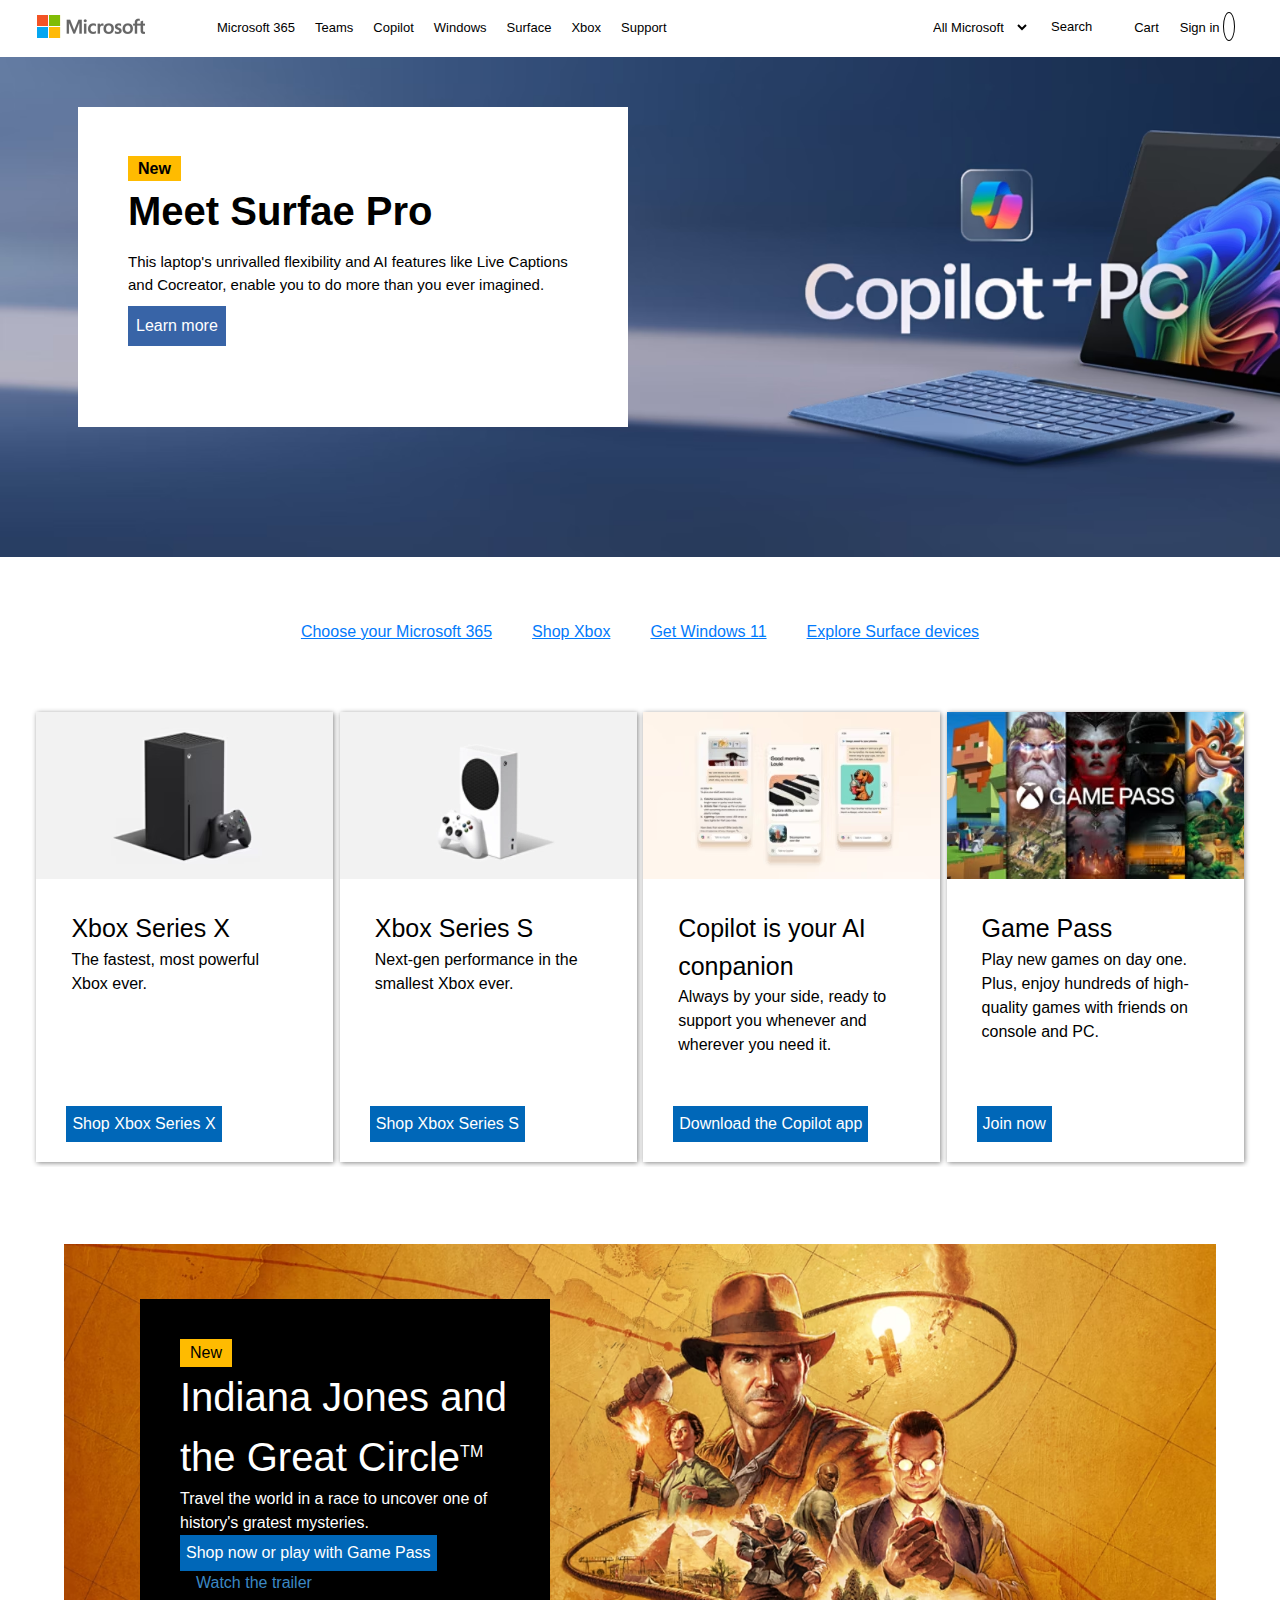
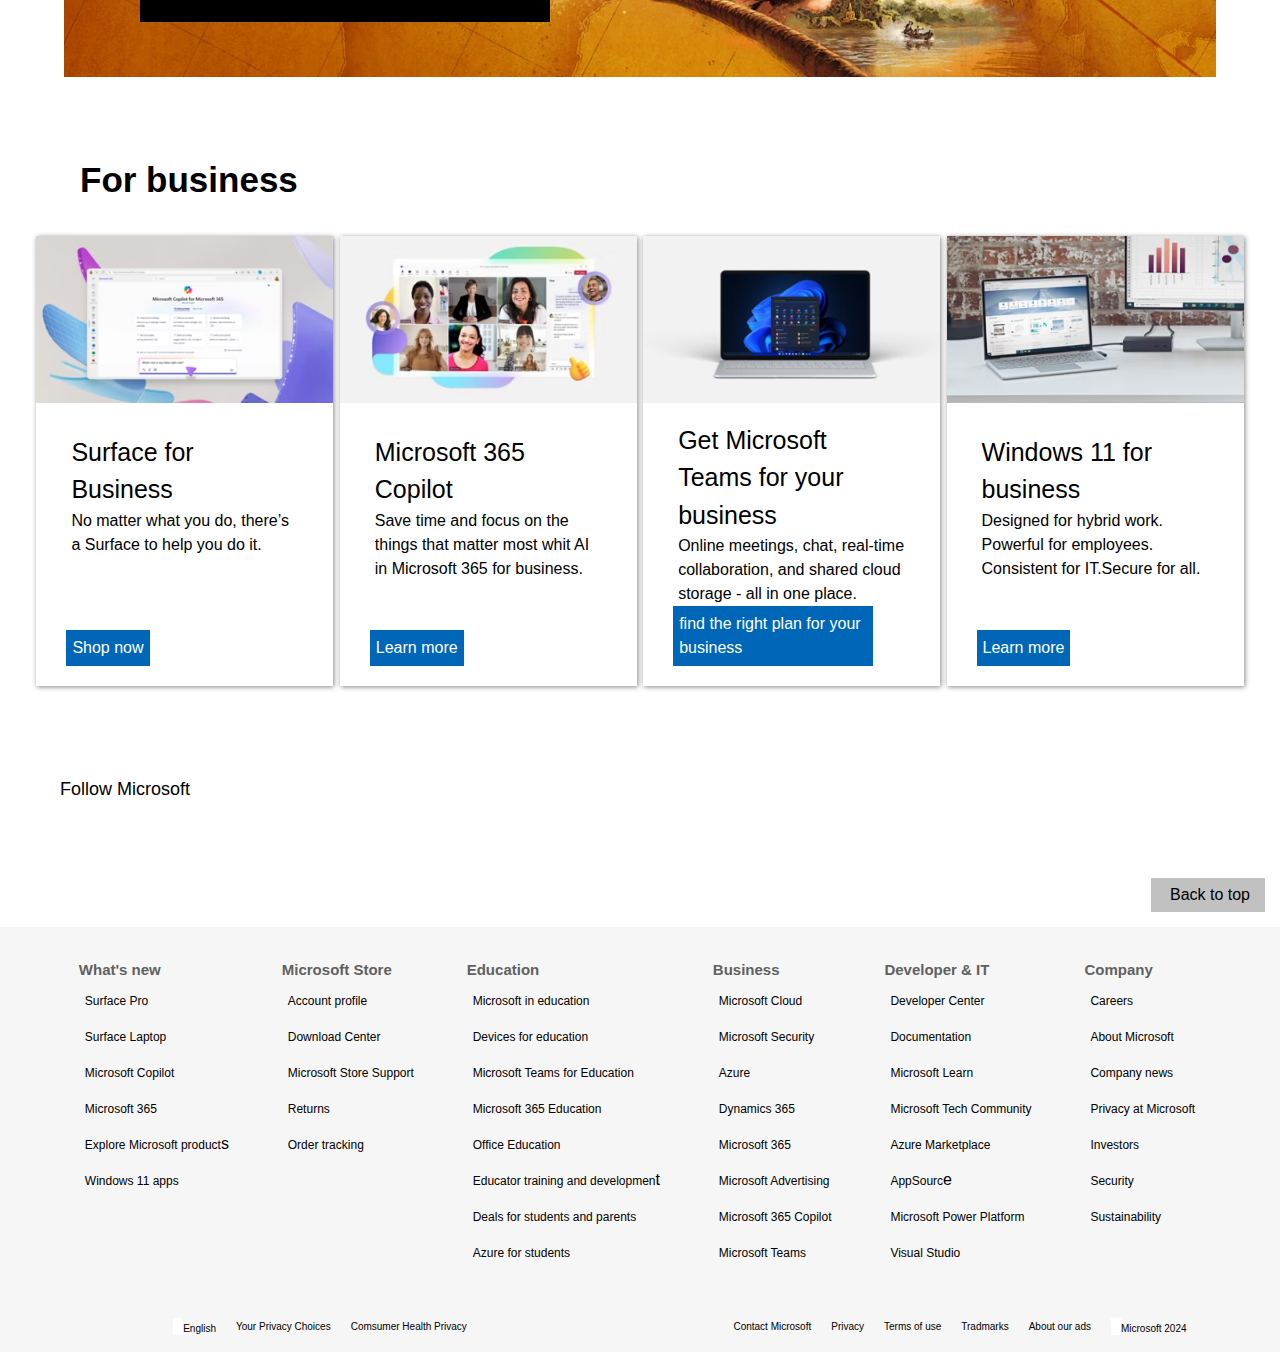
<file: index.html>
<!DOCTYPE html>
<html lang="en">
  <head>
    <meta charset="UTF-8" />
    <meta name="viewport" content="width=device-width, initial-scale=1.0" />
    <link rel="stylesheet" href="styles.css" />
    <link
      rel="stylesheet"
      href="https://cdnjs.cloudflare.com/ajax/libs/font-awesome/6.7.1/css/all.min.css"
      integrity="sha512-5Hs3dF2AEPkpNAR7UiOHba+lRSJNeM2ECkwxUIxC1Q/FLycGTbNapWXB4tP889k5T5Ju8fs4b1P5z/iB4nMfSQ=="
      crossorigin="anonymous"
      referrerpolicy="no-referrer"
    />
    <title>Microsoft-AI,Cloud,Productivity,Computing,Gaming & Apps</title>
    <link rel="icon" href="./pictures/favicon/favicon.ico" />
  </head>
  <body>
    <!-- Header -->
    <header>
      <div class="nav-panel">
        <div class="nav-left">
          <div class="nav-logo">
            <img
              src="./pictures/navbar/Microsoft-logo.png"
              alt="Microsoft logo"
            />
          </div>
          <div class="nav-menue">
            <ul class="menue">
              <li style="list-style-type: none">Microsoft 365</li>
              <li style="list-style-type: none">Teams</li>
              <li style="list-style-type: none">Copilot</li>
              <li style="list-style-type: none">Windows</li>
              <li style="list-style-type: none">Surface</li>
              <li style="list-style-type: none">Xbox</li>
              <li style="list-style-type: none">Support</li>
            </ul>
          </div>
        </div>
        <div class="nav-right">
          <div class="nav-selction">
            <select name="selection" id="selection">
              <option value="all">All Microsoft</option>
            </select>
          </div>

          <div class="nav-search">
            Search
            <i class="fa-solid fa-magnifying-glass"></i>
          </div>
          <div class="nav-cart">
            Cart<i class="fa-solid fa-cart-shopping"></i>
          </div>

          <div class="nav-signin">
            Sign in
            <i class="fa-solid fa-user-plus"></i>
          </div>
        </div>
      </div>
    </header>

    <!-- Hero section -->
    <div class="hero-section">
      <div class="hero-box">
        <h2>New</h2>
        <h1>Meet Surfae Pro</h1>
        <p>
          This laptop's unrivalled flexibility and AI features like Live
          Captions and Cocreator, enable you to do more than you ever imagined.
        </p>
        <button>Learn more</button>
      </div>
    </div>

    <!-- Hero section icons -->
    <div class="hero-icons">
      <div class="icon-1">
        <i class="fa-brands fa-microsoft"></i
        ><a href="">Choose your Microsoft 365</a>
      </div>
      <div class="icon-1">
        <i class="fa-brands fa-xbox"></i><a href="">Shop Xbox</a>
      </div>
      <div class="icon-1">
        <i class="fa-brands fa-microsoft"></i><a href="">Get Windows 11</a>
      </div>
      <div class="icon-1">
        <i class="fa-solid fa-tablet-screen-button"></i
        ><a href="">Explore Surface devices</a>
      </div>
    </div>

    <!-- Cards Section  1 -->
    <div class="cards">
      <div class="card-1">
        <img src="./pictures/Cards/Xbox-Series-X.avif" alt="" />
        <div class="card-content">
          <h1>Xbox Series X</h1>
          <p>The fastest, most powerful Xbox ever.</p>
        </div>
        <div class="card-bottom">
          <button>Shop Xbox Series X</button>
        </div>
      </div>

      <div class="card-1">
        <img src="./pictures/Cards/Xbox-Series-S-Evergreen.webp" alt="" />
        <div class="card-content">
          <h1>Xbox Series S</h1>
          <p>Next-gen performance in the smallest Xbox ever.</p>
        </div>
        <div class="card-bottom">
          <button>Shop Xbox Series S</button>
        </div>
      </div>
      <div class="card-1">
        <img src="./pictures/Cards/Copilot-Native-App.avif" alt="" />
        <div class="card-content">
          <h1>Copilot is your AI conpanion</h1>
          <p>
            Always by your side, ready to support you whenever and wherever you
            need it.
          </p>
        </div>
        <div class="card-bottom">
          <button>Download the Copilot app</button>
        </div>
      </div>
      <div class="card-1">
        <img src="./pictures/Cards/Content-Card-Game-Pass.avif" alt="" />
        <div class="card-content">
          <h1>Game Pass</h1>
          <p>
            Play new games on day one. Plus, enjoy hundreds of high-quality
            games with friends on console and PC.
          </p>
        </div>
        <div class="card-bottom">
          <button>Join now</button>
        </div>
      </div>
    </div>

    <!-- Mid-section -->
    <div class="mid">
      <img
        src="./pictures/Hero_mid/Highlight-Game-Indiana-Jones-Great-Circle_VP5-1596x600.avif"
        alt=""
      />
      <div class="mid-box">
        <h2>New</h2>
        <h1>Indiana Jones and the Great Circle<sup>TM</sup></h1>
        <p>
          Travel the world in a race to uncover one of history's gratest
          mysteries.
        </p>
        <button>Shop now or play with Game Pass</button>

        <a href="#"><i class="fa-solid fa-play"></i>Watch the trailer</a>
      </div>
    </div>

    <!-- card-section 2 -->
    <div class="business">
      <h1>For business</h1>
      <div class="cards-2">
        <div class="card-1">
          <img
            src="./pictures/Cards -2/Content-Card-Copilot-Commercial.avif"
            alt=""
          />
          <div class="card-content">
            <h1>Surface for Business</h1>
            <p>No matter what you do, there’s a Surface to help you do it.</p>
          </div>
          <div class="card-bottom">
            <button>Shop now</button>
          </div>
        </div>

        <div class="card-1">
          <img
            src="./pictures/Cards -2/Content-Card-Microsoft-Teams-Commercial-Meeting.avif"
            alt=""
          />
          <div class="card-content">
            <h1>Microsoft 365 Copilot</h1>
            <p>
              Save time and focus on the things that matter most whit AI in
              Microsoft 365 for business.
            </p>
          </div>
          <div class="card-bottom">
            <button>Learn more</button>
          </div>
        </div>
        <div class="card-1">
          <img
            src="./pictures/Cards -2/Content-Card-Windows-11-Business.jpeg"
            alt=""
          />
          <div class="card-content">
            <h1>Get Microsoft Teams for your business</h1>
            <p>
              Online meetings, chat, real-time collaboration, and shared cloud
              storage - all in one place.
            </p>
          </div>
          <div class="card-bottom">
            <button>find the right plan for your business</button>
          </div>
        </div>
        <div class="card-1">
          <img
            src="./pictures/Cards -2/gldn-Surf-CP-SurfaceFamilyForBusiness.avif"
            alt=""
          />
          <div class="card-content">
            <h1>Windows 11 for business</h1>
            <p>
              Designed for hybrid work. Powerful for employees. Consistent for
              IT.Secure for all.
            </p>
          </div>
          <div class="card-bottom">
            <button>Learn more</button>
          </div>
        </div>
      </div>
    </div>

    <!-- bottom section -->
    <div class="bottom-section">
      <p>Follow Microsoft</p>
      <i class="fa-brands fa-facebook-f"></i>
      <i class="fa-brands fa-x-twitter"></i>
      <i class="fa-brands fa-youtube"></i>
    </div>
    <div class="to-top">
      <button><i class="fa-solid fa-arrow-up-long"></i>Back to top</button>
    </div>

    <!-- foooter section -->
    <footer>
      <div class="foot">
        <p>What's new</p>
        <ul>
          <li><a href="#">Surface Pro</a></li>
          <li><a href="#">Surface Laptop</a></li>
          <li><a href="#">Microsoft Copilot</a></li>
          <li><a href="#">Microsoft 365</a></li>
          <li><a href="#">Explore Microsoft product</a>s</li>
          <li><a href="#">Windows 11 apps</a></li>
        </ul>
      </div>
      <div class="foot">
        <p>Microsoft Store</p>
        <ul>
          <li><a href="#">Account profile</a></li>
          <li><a href="#">Download Center</a></li>
          <li><a href="#">Microsoft Store Support</a></li>
          <li><a href="#">Returns</a></li>
          <li><a href="#">Order tracking</a></li>
        </ul>
      </div>
      <div class="foot">
        <p>Education</p>
        <ul>
          <li><a href="#">Microsoft in education</a></li>
          <li><a href="#">Devices for education</a></li>
          <li><a href="#">Microsoft Teams for Education</a></li>
          <li><a href="#">Microsoft 365 Education</a></li>
          <li><a href="#">Office Education</a></li>
          <li><a href="#">Educator training and developmen</a>t</li>
          <li><a href="#">Deals for students and parents</a></li>
          <li><a href="#">Azure for students</a></li>
        </ul>
      </div>

      <div class="foot">
        <p>Business</p>
        <ul>
          <li><a href="#">Microsoft Cloud</a></li>
          <li><a href="#">Microsoft Security</a></li>
          <li><a href="#">Azure</a></li>
          <li><a href="#">Dynamics 365</a></li>
          <li><a href="#">Microsoft 365</a></li>
          <li><a href="#">Microsoft Advertising</a></li>
          <li><a href="#">Microsoft 365 Copilot</a></li>
          <li><a href="#">Microsoft Teams</a></li>
        </ul>
      </div>

      <div class="foot">
        <p>Developer & IT</p>
        <ul>
          <li><a href="#">Developer Center</a></li>
          <li><a href="#">Documentation</a></li>
          <li><a href="#">Microsoft Learn</a></li>
          <li><a href="#">Microsoft Tech Community</a></li>
          <li><a href="#">Azure Marketplace</a></li>
          <li><a href="#">AppSourc</a>e</li>
          <li><a href="#">Microsoft Power Platform</a></li>
          <li><a href="#">Visual Studio</a></li>
        </ul>
      </div>
      <div class="foot">
        <p>Company</p>
        <ul>
          <li><a href="#">Careers</a></li>
          <li><a href="#">About Microsoft</a></li>
          <li><a href="#">Company news</a></li>
          <li><a href="#">Privacy at Microsoft</a></li>
          <li><a href="#">Investors</a></li>
          <li><a href="#">Security</a></li>
          <li><a href="#">Sustainability</a></li>
        </ul>
      </div>
    </footer>
    <div class="footer-band">
      <div class="footer-band-left">
        <a href="#"><i class="fa-solid fa-earth-asia"></i>English </a>
        <a href="#">Your Privacy Choices</a>
        <a href="#">Comsumer Health Privacy</a>
      </div>
      <div class="footer-band-right">
        <a href="#">Contact Microsoft</a>
        <a href="#">Privacy</a>
        <a href="#">Terms of use</a>
        <a href="#">Tradmarks</a>
        <a href="#">About our ads</a>
        <a href="#"><i class="fa-regular fa-copyright"></i>Microsoft 2024</a>
      </div>
    </div>
  </body>
</html>
</file>
<file: styles.css>
* {
  font-family: "Segoe UI", "Helvetica Neue", Helvetica, Arial, sans-serif;
  margin: 0;
  font-size: 1rem;
  font-weight: 400;
  line-height: 1.5;
  color: #000;
  background-color: #fff;
}
body {
  display: flex;
  flex-direction: column;
}

/* Navigation bar */

.nav-panel {
  display: flex;
  height: 55px;
  font-size: 13px;
  margin-bottom: 2px;
  align-items: center;
  justify-content: space-around;
}

.nav-left {
  display: flex;
  align-items: center;
  justify-content: center;
}
.nav-logo {
  display: flex;
  padding: 16px 6px 16px 10px;
  margin-top: 1px;
  width: 137px;
  align-items: center;
  justify-content: center;
  width: 140px;
}
.nav-logo img {
  margin-top: -3px;
  max-width: none;
  width: 108px;
}
.menue {
  display: flex;
  width: 690px;
  align-items: flex-start;
}
.menue li {
  display: flex;
  display: inline-block;
  padding: 10px;
  font-size: 13px;
  align-items: center;
  justify-content: center;
}
.menue li:hover {
  text-decoration: underline solid 1.5px;
}
.nav-right {
  display: flex;
  width: 350px;
  align-items: center;
  font-size: 13px;
}

.nav-selection {
  display: flex;
  width: 110px;
}
#selection {
  border: none;
  font-family: "Segoe UI", Arial, Helvetica, Verdana, sans-serif;
  font-size: 13px;
  padding: 10px;
}
#selection:hover {
  text-decoration: underline solid 1.5px;
}
.nav-search {
  margin: 0px 6px 1px;
  padding: 15px;
  font-size: 13px;
  display: flex;
  align-items: center;
}
.nav-search:hover {
  text-decoration: underline solid 1.5px;
}
.nav-search i {
  padding: 3px;
}
.nav-cart {
  padding: 15px;
  display: flex;
  align-items: center;
  font-size: 13px;
}
.nav-cart i {
  padding: 3px;
}
.nav-cart:hover {
  text-decoration: underline solid 1.5px;
}
.nav-signin {
  font-size: 13px;
  align-items: center;
  justify-content: center;
  display: inline-block;
  white-space: nowrap;
}
.nav-signin i {
  margin-left: 3.5px;
  font-size: 15px;
  padding: 5px;
  border-radius: 50%;
  border: 0.1px solid black;
}

/* Hero section css */

.hero-section {
  background-image: url(./pictures/Hero_section/Highlight-Surface-Pro-AI-11Ed-Sapphire-MC001-3000x1682_VP5-1920x600.avif);
  background-size: cover;
  width: 100%;
  height: 500px;
  position: relative;
}

/* Hero section inside box */

.hero-box {
  position: absolute;
  top: 50px;
  left: 78px;
  width: 450px;
  height: 220px;
  padding: 50px;
}
.hero-box h2 {
  background-color: rgb(255, 187, 0);
  display: inline;
  padding: 4px 10px;
  font-weight: 600;
}
.hero-box h1 {
  font-size: 40px;
  font-weight: 600;
}
.hero-box p {
  display: flex;
  align-items: center;
  justify-content: center;
  padding: 10px 10px 10px 0;
  font-size: 15px;
}
.hero-box button {
  background-color: rgb(56, 100, 167);
  border: none;
  padding: 8px;
  color: #fff;
  font-weight: 500;
}

/* Hero section icons */

.hero-icons {
  display: flex;
  align-items: center;
  justify-content: center;
  height: 110px;
  margin: 20px 0;
}
.icon-1 {
  display: flex;
  flex-direction: column;
  align-items: center;
  justify-content: center;
  padding: 20px;
}
.hero-icons i {
  font-size: 30px;
}
.hero-icons a {
  color: rgb(2, 122, 251);
}

/* Cards Css */
.cards {
  display: flex;
  height: 400px;
  align-items: center;
  justify-content: space-evenly;
  padding: 30px;
}
.card-1 {
  display: flex;
  flex-direction: column;
  width: 297px;
  align-items: center;
  height: 450px;
  box-shadow: 1px 1px 5px #888888;
  justify-content: space-between;
  box-sizing: border-box;
  padding-bottom: 20px;
}
.card-1 h1 {
  font-weight: 500;
  font-size: 25px;
}
.card-content {
  display: flex;
  flex-direction: column;
  padding: 15px 35px 15px 35px;
  height: 165px;
}
.card-bottom {
  display: flex;
  width: 100%;
  align-items: center;
  justify-content: center;
  box-sizing: border-box;
  padding: 0px 30px;
  justify-content: left;
}
.card-bottom button {
  border: 0;
  display: flex;
  background-color: #0067b8;
  color: #fff;
  padding: 6px;
  width: fit-content;
  height: fit-content;
  max-width: 200px;
  text-align: left;
}
/* hero mid-section */
.mid {
  display: flex;
  width: 90%;
  padding: 6% 5%;
  position: relative;
  align-items: center;
}
.mid img {
  width: 100%;
  height: 100%;
}
.mid-box {
  display: flex;
  position: absolute;
  width: 32%;
  height: 55%;
  flex-direction: column;
  left: 140px;
  padding: 2.5rem;
  box-sizing: border-box;
  background-color: #000;
  color: #fff;
  justify-content: space-between;
}
.mid-box p,
.mid-box h1,
.mid-box sup,
.mid-box a {
  background-color: #000;
  color: #fff;
}
.mid-box h2 {
  background-color: rgb(255, 187, 0);
  color: #000;
  width: fit-content;
  padding: 2px 10px;
}
.mid-box h1,
sup {
  font-weight: 500;
  font-size: 2.5rem;
}
.mid-box button {
  width: fit-content;
  padding: 6px;
  background-color: #0067b8;
  color: #fff;
  font-weight: 500;
  border: none;
  align-items: center;
}
.mid-box i,
.mid-box a {
  color: #3b88c4;
  text-decoration: none;
}
.mid-box i {
  background-color: #000;
  padding: 0 0.5rem;
}
.mid-box sup {
  font-size: 1rem;
}
.cards-2 {
  display: flex;
  height: 450px;
  align-items: center;
  justify-content: space-evenly;
  padding: 30px;
}
.cards-2 img {
  width: 100%;
}
.business > h1 {
  font-size: 35px;
  padding: 0px 80px;
  font-weight: 600;
}

/* bottom section css */
.bottom-section {
  display: flex;
  padding: 50px;
  align-items: center;
}
.to-top {
  display: flex;
  align-items: center;
  justify-content: right;
  padding: 15px;
}
.to-top button {
  border: 0;
  background-color: rgb(193, 193, 193);
  padding: 5px 15px;
}
.to-top button i {
  background-color: transparent;
  padding: 2px;
}
.bottom-section p,
.bottom-section i,
.bottom-section button {
  font-size: 18px;
  padding: 10px;
}

/* footer styling */
footer {
  display: flex;
  align-items: top;
  justify-content: space-evenly;
  padding: 2rem;
  background-color: rgb(246, 246, 246);
}
.foot ul li {
  list-style-type: none;
  padding: 6px;
  background-color: transparent;
}
footer ul a {
  font-size: 12px;
  text-decoration: none;
  background-color: transparent;
}
.foot p {
  background-color: transparent;
  font-size: 15px;
  color: #616161;
  font-weight: 600;
}
footer ul a:hover {
  text-decoration: underline;
}
.foot {
  align-items: center;
  justify-content: center;
  background-color: transparent;
}
.foot ul {
  padding: 0;
  background-color: transparent;
}
/* footer band */
.footer-band {
  display: flex;
  background-color: rgb(246, 246, 246);
  width: 100%;
  height: 50px;
}
.footer-band-right,
.footer-band-left {
  display: flex;
  background-color: transparent;
  width: 50%;
  height: 100%;
  align-items: center;
  justify-content: center;
}
.footer-band a {
  display: block;
  background-color: transparent;
  font-size: 10px;
  padding: 0px 10px;
  text-decoration: none;
}
.footer-band a:hover {
  text-decoration: underline;
}
.footer-band a i {
  padding: 0px 5px;
}
</file>
